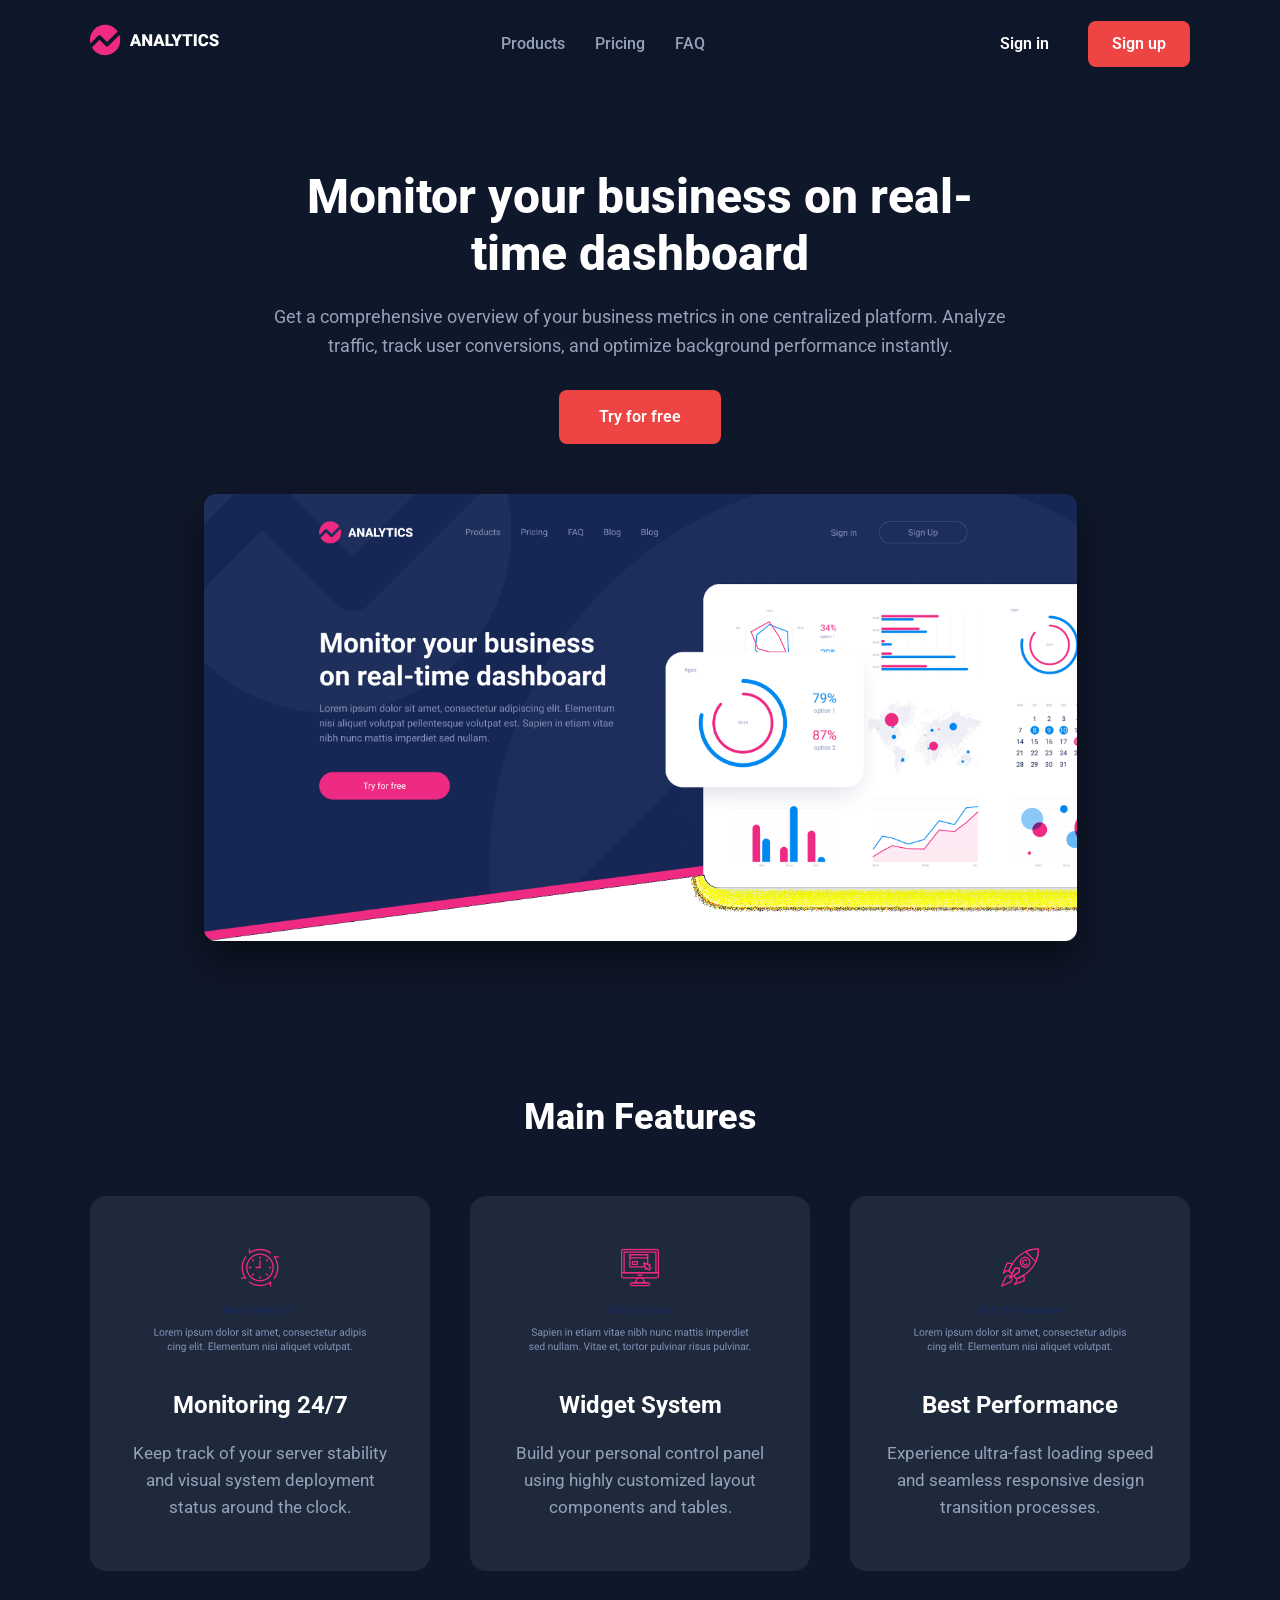
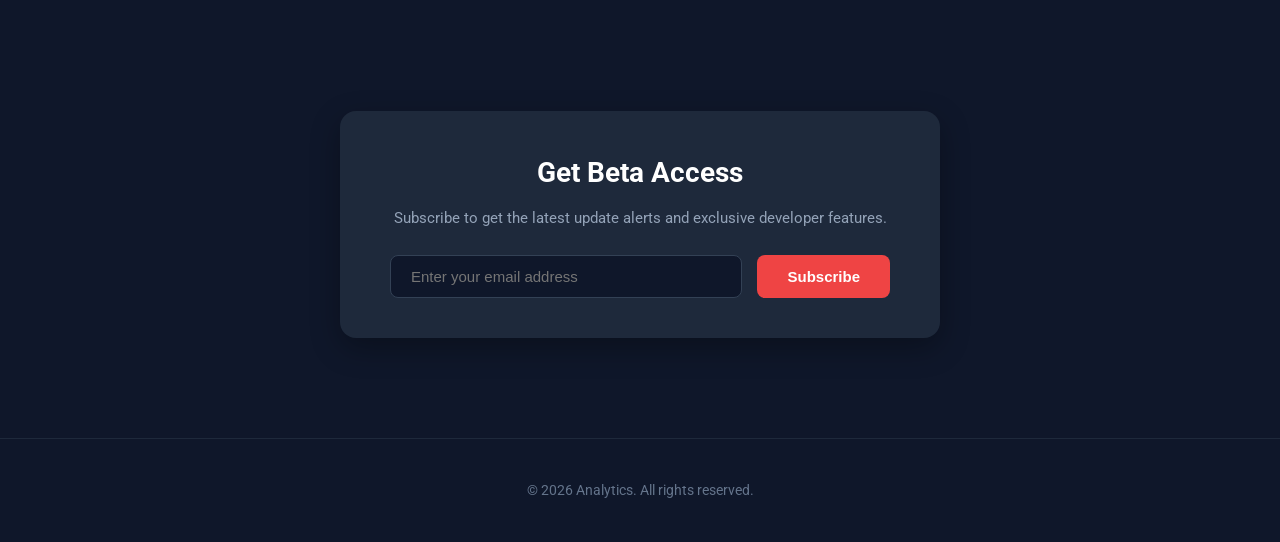
<file: index.html>
<!doctype html>
<html lang="en">
  <head>
    <meta charset="UTF-8" />
    <meta name="viewport" content="width=device-width, initial-scale=1.0" />
    <title>Analytics - Landing Page</title>
    <link rel="stylesheet" href="css/styles.css" />
  </head>
  <body>
    <header class="header">
      <div class="container">
        <a href="index.html" class="logo">
          <img
            src="images/logo.svg"
            alt="Analytics Logo"
            width="140"
            height="40"
          />
        </a>

        <nav class="nav">
          <ul class="nav-list">
            <li><a href="#features">Products</a></li>
            <li><a href="#pricing">Pricing</a></li>
            <li><a href="#faq">FAQ</a></li>
          </ul>
        </nav>

        <div class="header-actions">
          <a href="#" class="btn btn-secondary">Sign in</a>
          <a href="#" class="btn btn-primary">Sign up</a>
        </div>
      </div>
    </header>

    <main>
      <section class="hero section">
        <div class="container">
          <h1 class="hero-title">
            Monitor your business on real-time dashboard
          </h1>
          <p class="hero-text">
            Get a comprehensive overview of your business metrics in one
            centralized platform. Analyze traffic, track user conversions, and
            optimize background performance instantly.
          </p>
          <a href="#" class="btn btn-cta">Try for free</a>

          <div class="hero-image">
            <img
              src="images/hero-dashboard.png"
              alt="Analytics real-time dashboard preview"
              width="873"
              height="555"
            />
          </div>
        </div>
      </section>

      <section id="features" class="features section">
        <div class="container">
          <h2 class="section-title">Main Features</h2>

          <div class="features-grid">
            <div class="feature-card">
              <div class="icon-wrapper">
                <img src="images/icon-monitoring.svg" alt="Monitoring icon" />
              </div>
              <h3>Monitoring 24/7</h3>
              <p>
                Keep track of your server stability and visual system deployment
                status around the clock.
              </p>
            </div>

            <div class="feature-card">
              <div class="icon-wrapper">
                <img src="images/icon-widget.svg" alt="Widget system icon" />
              </div>
              <h3>Widget System</h3>
              <p>
                Build your personal control panel using highly customized layout
                components and tables.
              </p>
            </div>

            <div class="feature-card">
              <div class="icon-wrapper">
                <img src="images/icon-performance.svg" alt="Performance icon" />
              </div>
              <h3>Best Performance</h3>
              <p>
                Experience ultra-fast loading speed and seamless responsive
                design transition processes.
              </p>
            </div>
          </div>
        </div>
      </section>

      <section id="subscribe" class="subscribe section">
        <div class="container">
          <div class="subscribe-box">
            <h2 class="subscribe-title">Get Beta Access</h2>
            <p class="subscribe-text">
              Subscribe to get the latest update alerts and exclusive developer
              features.
            </p>

            <form action="#" method="POST" class="subscribe-form">
              <div class="form-field">
                <label for="user-email" class="visually-hidden"
                  >Your Email</label
                >
                <input
                  type="email"
                  id="user-email"
                  name="subscriber_email"
                  placeholder="Enter your email address"
                  required
                />
              </div>
              <button type="submit" class="btn btn-submit">Subscribe</button>
            </form>
          </div>
        </div>
      </section>
    </main>

    <footer class="footer">
      <div class="container">
        <p class="copyright">&copy; 2026 Analytics. All rights reserved.</p>
      </div>
    </footer>
  </body>
</html>
</file>
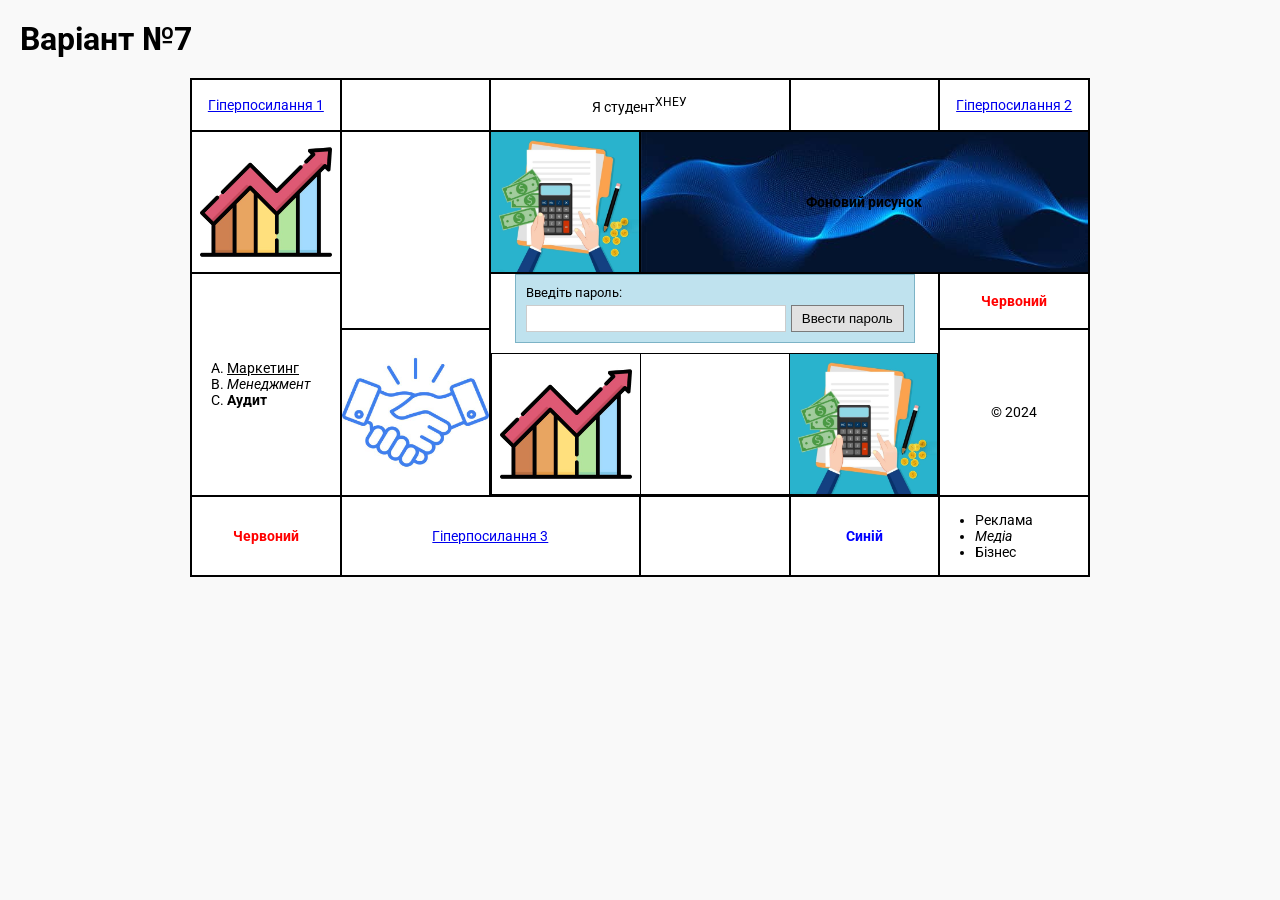
<file: Червинський_7.html>
<!doctype html>
<html lang="uk">
  <head>
    <meta charset="UTF-8" />
    <meta name="viewport" content="width=device-width, initial-scale=1.0" />
    <title>Варіант №7 - Таблиця</title>
    <link rel="stylesheet" href="css/table-styles.css" />
  </head>
  <body class="table-page">
    <h1>Варіант №7</h1>

    <table class="main-table">
      <tr>
        <td><a href="#">Гіперпосилання 1</a></td>
        <td></td>
        <td colspan="2">Я студент<sup>ХНЕУ</sup></td>
        <td></td>
        <td><a href="#">Гіперпосилання 2</a></td>
      </tr>

      <tr>
        <td><img src="images/pic1.jpg" alt="Маркетинг" /></td>
        <td rowspan="2"></td>
        <td><img src="images/pic3.jpg" alt="Аудит" /></td>
        <td colspan="3" class="bg-cell">Фоновий рисунок</td>
      </tr>

      <tr>
        <td rowspan="2">
          <ol type="A">
            <li><u>Маркетинг</u></li>
            <li><i>Менеджмент</i></li>
            <li><b>Аудит</b></li>
          </ol>
        </td>
        <td colspan="3" rowspan="2">
          <div class="center-content">
            <form class="password-form">
              <label for="pass">Введіть пароль:</label>
              <div class="form-group">
                <input type="password" id="pass" name="password" />
                <input type="submit" value="Ввести пароль" />
              </div>
            </form>

            <table class="inner-table">
              <tr>
                <td><img src="images/pic1.jpg" alt="Рисунок 1" /></td>
                <td></td>
                <td><img src="images/pic3.jpg" alt="Рисунок 3" /></td>
              </tr>
            </table>
          </div>
        </td>
        <td class="red-text">Червоний</td>
      </tr>

      <tr>
        <td><img src="images/pic2.jpg" alt="Менеджмент" /></td>
        <td>&copy; 2024</td>
      </tr>

      <tr>
        <td class="red-text">Червоний</td>
        <td colspan="2"><a href="#">Гіперпосилання 3</a></td>
        <td></td>
        <td class="blue-text">Синій</td>
        <td>
          <ul class="square-list">
            <li>Реклама</li>
            <li><i>Медіа</i></li>
            <li>Бізнес</li>
          </ul>
        </td>
      </tr>
    </table>
  </body>
</html>
</file>
<file: css/styles.css>
@import url("https://fonts.googleapis.com/css2?family=Roboto:wght@400;500;700;800&display=swap");

:root {
  --primary-color: #ef4444;
  --primary-hover: #df3333;
  --bg-dark: #0f172a;
  --bg-card: #1e293b;
  --text-main: #94a3b8;
  --text-light: #ffffff;
}

/* 1. СКИДАННЯ СТАНДАРТНИХ НАЛАШТУВАНЬ БРАУЗЕРА */
* {
  margin: 0;
  padding: 0;
  box-sizing: border-box;
}

body {
  font-family: "Roboto", sans-serif;
}

/* ==================== СТИЛІ ДЛЯ ЛЕНДІНГУ (ЛР1) ==================== */
body:not(.table-page) {
  background-color: var(--bg-dark);
  color: var(--text-light);
  line-height: 1.6;
}

.container {
  max-width: 1140px;
  margin: 0 auto;
  padding: 0 20px;
}

/* 2. СТИЛІ ДЛЯ ШАПКИ (HEADER) */
.header {
  padding: 20px 0;
  background-color: rgba(15, 23, 42, 0.9);
  position: sticky;
  top: 0;
  z-index: 100;
}

.header .container {
  display: flex;
  justify-content: space-between;
  align-items: center;
}

.nav-list {
  display: flex;
  list-style: none;
  gap: 30px;
}

.nav-list a {
  color: var(--text-main);
  text-decoration: none;
  font-weight: 500;
  transition: color 0.3s;
}

.nav-list a:hover {
  color: var(--text-light);
}

.header-actions {
  display: flex;
  gap: 15px;
  align-items: center;
}

.btn {
  display: inline-block;
  padding: 10px 24px;
  border-radius: 8px;
  text-decoration: none;
  font-weight: 600;
  transition: all 0.3s;
}

.btn-secondary {
  color: var(--text-light);
}

.btn-secondary:hover {
  color: var(--primary-color);
}

.btn-primary {
  background-color: var(--primary-color);
  color: var(--text-light);
}

.btn-primary:hover {
  background-color: var(--primary-hover);
  transform: translateY(-2px);
}

/* 3. ГОЛОВНИЙ ЕКРАН (HERO SECTION) */
.hero {
  padding: 80px 0 60px 0;
  text-align: center;
}

.hero-title {
  font-size: 48px;
  font-weight: 800;
  max-width: 700px;
  margin: 0 auto 20px auto;
  line-height: 1.2;
}

.hero-text {
  color: var(--text-main);
  font-size: 18px;
  max-width: 750px;
  margin: 0 auto 30px auto;
  text-align: center;
}

.btn-cta {
  display: inline-block;
  background-color: var(--primary-color);
  color: var(--text-light);
  padding: 14px 40px;
  font-size: 16px;
  border-radius: 8px;
  margin-bottom: 50px;
  text-decoration: none;
  font-weight: 600;
  transition:
    background-color 0.3s ease,
    transform 0.2s ease,
    box-shadow 0.3s ease;
}

.btn-cta:hover {
  background-color: var(--primary-hover);
  box-shadow: 0 10px 20px rgba(239, 68, 68, 0.4);
  transform: scale(1.04);
}

.hero-image img {
  max-width: 100%;
  height: auto;
  border-radius: 12px;
  box-shadow: 0 20px 40px rgba(0, 0, 0, 0.5);
}

/* 4. СЕКЦІЯ ПЕРЕВАГ  */
.features {
  padding: 80px 0;
}

.section-title {
  font-size: 36px;
  text-align: center;
  margin-bottom: 50px;
  color: var(--text-light);
  font-weight: 800;
}

.features-grid {
  display: grid !important;
  grid-template-columns: repeat(auto-fit, minmax(300px, 1fr)) !important;
  gap: 40px !important;
}

.feature-card {
  text-align: center !important;
  padding: 50px 30px 50px !important;
  background-color: var(--bg-card) !important;
  border-radius: 16px !important;
  position: relative !important;
  transition:
    transform 0.3s ease,
    box-shadow 0.3s ease !important;
}

.feature-card:hover {
  transform: translateY(-10px) !important;
  box-shadow: 0 20px 35px rgba(0, 0, 0, 0.4) !important;
}

.icon-wrapper {
  width: 110px !important;
  height: 110px !important;
  margin: 0 auto 30px !important;
  display: flex !important;
  align-items: center !important;
  justify-content: center !important;
  position: relative !important;
}

.icon-wrapper img {
  width: 100% !important;
  height: 100% !important;
  object-fit: contain !important;
  transform: scale(2.2);
}

.icon-wrapper::before,
.icon-wrapper::after,
.feature-card::before,
.feature-card::after,
.feature-card h3::before,
.feature-card h3::after,
.feature-card p::before,
.feature-card p::after {
  display: none !important;
  content: "" !important;
  background: none !important;
}

.feature-card h3 {
  font-size: 24px !important;
  font-weight: 700 !important;
  margin-top: 0 !important;
  margin-bottom: 15px !important;
  color: var(--text-light) !important;
}

.feature-card p {
  color: var(--text-main) !important;
  font-size: 17px !important;
  line-height: 1.6 !important;
  font-weight: 400 !important;
}

/* 5. ПІДВАЛ (FOOTER) */
.footer {
  padding: 40px 0;
  border-top: 1px solid var(--bg-card);
  text-align: center;
}

.copyright {
  color: #64748b;
  font-size: 14px;
}

/* 6. СЕКЦІЯ ФОРМИ ПІДПИСКИ */
.subscribe {
  padding: 60px 0 100px 0;
  text-align: center;
}

.subscribe-box {
  background-color: var(--bg-card);
  max-width: 600px;
  margin: 0 auto;
  padding: 40px;
  border-radius: 16px;
  box-shadow: 0 10px 30px rgba(0, 0, 0, 0.3);
}

.subscribe-title {
  font-size: 28px;
  margin-bottom: 10px;
  color: var(--text-light);
}

.subscribe-text {
  color: var(--text-main);
  font-size: 15px;
  margin-bottom: 25px;
}

.subscribe-form {
  display: flex;
  gap: 15px;
  max-width: 500px;
  margin: 0 auto;
}

.form-field {
  flex: 1;
}

.visually-hidden {
  position: absolute;
  width: 1px;
  height: 1px;
  padding: 0;
  margin: -1px;
  overflow: hidden;
  clip: rect(0, 0, 0, 0);
  border: 0;
}

.subscribe-form input[type="email"] {
  width: 100%;
  padding: 12px 20px;
  background-color: var(--bg-dark);
  border: 1px solid #334155;
  border-radius: 8px;
  color: var(--text-light);
  font-size: 15px;
  outline: none;
  transition: border-color 0.3s;
}

.subscribe-form input[type="email"]:focus {
  border-color: var(--primary-color);
}

.btn-submit {
  background-color: var(--primary-color);
  color: var(--text-light);
  border: none;
  border-radius: 8px;
  padding: 0 30px;
  font-size: 15px;
  font-weight: 600;
  cursor: pointer;
  transition: background-color 0.3s;
}

.btn-submit:hover {
  background-color: var(--primary-hover);
}

/* ==================== СТИЛІ ДЛЯ ТАБЛИЦІ (ЛР2) ==================== */
body.table-page {
  padding: 20px;
  background-color: #f9f9f9;
  color: #000000;
}

body.table-page h1 {
  color: #000000;
  margin-bottom: 20px;
  font-family: "Roboto", sans-serif;
}

.main-table {
  border-collapse: collapse;
  width: 100%;
  max-width: 900px;
  background-color: #ffffff;
  margin: 0 auto;
}

.main-table td {
  border: 2px solid #000000;
  padding: 15px;
  text-align: center;
  vertical-align: middle;
  font-size: 14px;
  width: 16.66%;
  color: #000000;
  background-color: #ffffff;
  font-family: "Roboto", sans-serif;
}

.main-table td:has(img) {
  padding: 0;
}

body.table-page .main-table td > img {
  width: 100% !important;
  height: 140px !important;
  display: block !important;
}

body.table-page .main-table td > img[src*="pic1"] {
  object-fit: contain !important;
  padding: 4px !important;
  background-color: #ffffff !important;
}

body.table-page .main-table td > img[src*="pic3"] {
  object-fit: cover !important;
  padding: 0 !important;
}

.bg-cell {
  background-image: url("../images/bg.jpg") !important;
  background-size: cover;
  background-position: center;
  color: #000000 !important;
  font-weight: bold;
}

.red-text {
  color: red !important;
  font-weight: bold;
}

.blue-text {
  color: blue !important;
  font-weight: bold;
}

.password-form {
  background-color: #bfe2ee;
  border: 1px solid #7cb3c6;
  padding: 10px;
  margin: 0 auto 10px;
  max-width: 400px;
  text-align: left;
}

.password-form label {
  display: block;
  font-size: 13px;
  margin-bottom: 5px;
  color: #000000;
}

.form-group {
  display: flex;
  gap: 5px;
}

.form-group input[type="password"] {
  flex: 1;
  padding: 5px;
  border: 1px solid #ccc;
  background-color: #ffffff;
  color: #000000;
}

.form-group input[type="submit"] {
  background-color: #e1e1e1;
  border: 1px solid #7a7a7a;
  padding: 5px 10px;
  cursor: pointer;
  color: #000000;
}

.inner-table {
  width: 100%;
  margin-top: 5px;
  table-layout: fixed;
  border-collapse: collapse;
}

.inner-table td {
  border: 1px solid #000000 !important;
  padding: 0 !important;
  width: 33.33% !important;
  height: 85px !important;
  max-height: 85px !important;
  overflow: hidden;
  background-color: #ffffff !important;
}

.inner-table td img {
  width: 100% !important;
  height: 100% !important;
  object-fit: contain !important;
  padding: 3px !important;
  background-color: #ffffff !important;
  display: block;
}

ol,
.square-list {
  text-align: left;
  padding-left: 20px;
  color: #000000;
}

/* Адаптивність */
@media (max-width: 768px) {
  .subscribe-form {
    flex-direction: column;
  }
  .btn-submit {
    padding: 12px 0;
  }
}
</file>
<file: css/table-styles.css>
@import url("https://fonts.googleapis.com/css2?family=Roboto:wght@400;500;700;800&display=swap");

:root {
  --primary-color: #ef4444;
  --primary-hover: #df3333;
  --bg-dark: #0f172a;
  --bg-card: #1e293b;
  --text-main: #94a3b8;
  --text-light: #ffffff;
}

/* 1. СКИДАННЯ СТАНДАРТНИХ НАЛАШТУВАНЬ БРАУЗЕРА */
* {
  margin: 0;
  padding: 0;
  box-sizing: border-box;
}

body {
  font-family: "Roboto", sans-serif;
}

/* ==================== СТИЛІ ДЛЯ ЛЕНДІНГУ (ЛР1) ==================== */
body:not(.table-page) {
  background-color: var(--bg-dark);
  color: var(--text-light);
  line-height: 1.6;
}

.container {
  max-width: 1140px;
  margin: 0 auto;
  padding: 0 20px;
}

/* 2. СТИЛІ ДЛЯ ШАПКИ (HEADER) */
.header {
  padding: 20px 0;
  background-color: rgba(15, 23, 42, 0.9);
  position: sticky;
  top: 0;
  z-index: 100;
}

.header .container {
  display: flex;
  justify-content: space-between;
  align-items: center;
}

.nav-list {
  display: flex;
  list-style: none;
  gap: 30px;
}

.nav-list a {
  color: var(--text-main);
  text-decoration: none;
  font-weight: 500;
  transition: color 0.3s;
}

.nav-list a:hover {
  color: var(--text-light);
}

.header-actions {
  display: flex;
  gap: 15px;
  align-items: center;
}

.btn {
  display: inline-block;
  padding: 10px 24px;
  border-radius: 8px;
  text-decoration: none;
  font-weight: 600;
  transition: all 0.3s;
}

.btn-secondary {
  color: var(--text-light);
}

.btn-secondary:hover {
  color: var(--primary-color);
}

.btn-primary {
  background-color: var(--primary-color);
  color: var(--text-light);
}

.btn-primary:hover {
  background-color: var(--primary-hover);
  transform: translateY(-2px);
}

/* 3. ГОЛОВНИЙ ЕКРАН (HERO SECTION) */
.hero {
  padding: 80px 0 60px 0;
  text-align: center;
}

.hero-title {
  font-size: 48px;
  font-weight: 800;
  max-width: 700px;
  margin: 0 auto 20px auto;
  line-height: 1.2;
}

.hero-text {
  color: var(--text-main);
  font-size: 18px;
  max-width: 750px;
  margin: 0 auto 30px auto;
  text-align: center;
}

.btn-cta {
  display: inline-block;
  background-color: var(--primary-color);
  color: var(--text-light);
  padding: 14px 40px;
  font-size: 16px;
  border-radius: 8px;
  margin-bottom: 50px;
  text-decoration: none;
  font-weight: 600;
  transition:
    background-color 0.3s ease,
    transform 0.2s ease,
    box-shadow 0.3s ease;
}

.btn-cta:hover {
  background-color: var(--primary-hover);
  box-shadow: 0 10px 20px rgba(239, 68, 68, 0.4);
  transform: scale(1.04);
}

.hero-image img {
  max-width: 100%;
  height: auto;
  border-radius: 12px;
  box-shadow: 0 20px 40px rgba(0, 0, 0, 0.5);
}

/* 4. СЕКЦІЯ ПЕРЕВАГ  */
.features {
  padding: 80px 0;
}

.section-title {
  font-size: 36px;
  text-align: center;
  margin-bottom: 50px;
  color: var(--text-light);
  font-weight: 800;
}

.features-grid {
  display: grid !important;
  grid-template-columns: repeat(auto-fit, minmax(300px, 1fr)) !important;
  gap: 40px !important;
}

.feature-card {
  text-align: center !important;
  padding: 50px 30px 50px !important;
  background-color: var(--bg-card) !important;
  border-radius: 16px !important;
  position: relative !important;
  transition:
    transform 0.3s ease,
    box-shadow 0.3s ease !important;
}

.feature-card:hover {
  transform: translateY(-10px) !important;
  box-shadow: 0 20px 35px rgba(0, 0, 0, 0.4) !important;
}

.icon-wrapper {
  width: 110px !important;
  height: 110px !important;
  margin: 0 auto 30px !important;
  display: flex !important;
  align-items: center !important;
  justify-content: center !important;
  position: relative !important;
}

.icon-wrapper img {
  width: 100% !important;
  height: 100% !important;
  object-fit: contain !important;
  transform: scale(2.2);
}

.icon-wrapper::before,
.icon-wrapper::after,
.feature-card::before,
.feature-card::after,
.feature-card h3::before,
.feature-card h3::after,
.feature-card p::before,
.feature-card p::after {
  display: none !important;
  content: "" !important;
  background: none !important;
}

.feature-card h3 {
  font-size: 24px !important;
  font-weight: 700 !important;
  margin-top: 0 !important;
  margin-bottom: 15px !important;
  color: var(--text-light) !important;
}

.feature-card p {
  color: var(--text-main) !important;
  font-size: 17px !important;
  line-height: 1.6 !important;
  font-weight: 400 !important;
}

/* 5. ПІДВАЛ (FOOTER) */
.footer {
  padding: 40px 0;
  border-top: 1px solid var(--bg-card);
  text-align: center;
}

.copyright {
  color: #64748b;
  font-size: 14px;
}

/* 6. СЕКЦІЯ ФОРМИ ПІДПИСКИ */
.subscribe {
  padding: 60px 0 100px 0;
  text-align: center;
}

.subscribe-box {
  background-color: var(--bg-card);
  max-width: 600px;
  margin: 0 auto;
  padding: 40px;
  border-radius: 16px;
  box-shadow: 0 10px 30px rgba(0, 0, 0, 0.3);
}

.subscribe-title {
  font-size: 28px;
  margin-bottom: 10px;
  color: var(--text-light);
}

.subscribe-text {
  color: var(--text-main);
  font-size: 15px;
  margin-bottom: 25px;
}

.subscribe-form {
  display: flex;
  gap: 15px;
  max-width: 500px;
  margin: 0 auto;
}

.form-field {
  flex: 1;
}

.visually-hidden {
  position: absolute;
  width: 1px;
  height: 1px;
  padding: 0;
  margin: -1px;
  overflow: hidden;
  clip: rect(0, 0, 0, 0);
  border: 0;
}

.subscribe-form input[type="email"] {
  width: 100%;
  padding: 12px 20px;
  background-color: var(--bg-dark);
  border: 1px solid #334155;
  border-radius: 8px;
  color: var(--text-light);
  font-size: 15px;
  outline: none;
  transition: border-color 0.3s;
}

.subscribe-form input[type="email"]:focus {
  border-color: var(--primary-color);
}

.btn-submit {
  background-color: var(--primary-color);
  color: var(--text-light);
  border: none;
  border-radius: 8px;
  padding: 0 30px;
  font-size: 15px;
  font-weight: 600;
  cursor: pointer;
  transition: background-color 0.3s;
}

.btn-submit:hover {
  background-color: var(--primary-hover);
}

/* ==================== СТИЛІ ДЛЯ ТАБЛИЦІ (ЛР2) ==================== */
body.table-page {
  padding: 20px;
  background-color: #f9f9f9;
  color: #000000;
}

body.table-page h1 {
  color: #000000;
  margin-bottom: 20px;
  font-family: "Roboto", sans-serif;
}

.main-table {
  border-collapse: collapse;
  width: 100%;
  max-width: 900px;
  background-color: #ffffff;
  margin: 0 auto;
}

.main-table td {
  border: 2px solid #000000;
  padding: 15px;
  text-align: center;
  vertical-align: middle;
  font-size: 14px;
  width: 16.66%;
  color: #000000;
  background-color: #ffffff;
  font-family: "Roboto", sans-serif;
}

.main-table td:has(img) {
  padding: 0;
}

body.table-page .main-table td > img {
  width: 100% !important;
  height: 140px !important;
  display: block !important;
}

body.table-page .main-table td > img[src*="pic1"] {
  object-fit: contain !important;
  padding: 4px !important;
  background-color: #ffffff !important;
}

body.table-page .main-table td > img[src*="pic3"] {
  object-fit: cover !important;
  padding: 0 !important;
}

.bg-cell {
  background-image: url("../images/bg.jpg") !important;
  background-size: cover;
  background-position: center;
  color: #000000 !important;
  font-weight: bold;
}

.red-text {
  color: red !important;
  font-weight: bold;
}

.blue-text {
  color: blue !important;
  font-weight: bold;
}

.password-form {
  background-color: #bfe2ee;
  border: 1px solid #7cb3c6;
  padding: 10px;
  margin: 0 auto 10px;
  max-width: 400px;
  text-align: left;
}

.password-form label {
  display: block;
  font-size: 13px;
  margin-bottom: 5px;
  color: #000000;
}

.form-group {
  display: flex;
  gap: 5px;
}

.form-group input[type="password"] {
  flex: 1;
  padding: 5px;
  border: 1px solid #ccc;
  background-color: #ffffff;
  color: #000000;
}

.form-group input[type="submit"] {
  background-color: #e1e1e1;
  border: 1px solid #7a7a7a;
  padding: 5px 10px;
  cursor: pointer;
  color: #000000;
}

.inner-table {
  width: 100%;
  margin-top: 5px;
  table-layout: fixed;
  border-collapse: collapse;
}

.inner-table td {
  border: 1px solid #000000 !important;
  padding: 0 !important;
  width: 33.33% !important;
  height: 85px !important;
  max-height: 85px !important;
  overflow: hidden;
  background-color: #ffffff !important;
}

.inner-table td img {
  width: 100% !important;
  height: 100% !important;
  object-fit: contain !important;
  padding: 3px !important;
  background-color: #ffffff !important;
  display: block;
}

ol,
.square-list {
  text-align: left;
  padding-left: 20px;
  color: #000000;
}

/* Адаптивність */
@media (max-width: 768px) {
  .subscribe-form {
    flex-direction: column;
  }
  .btn-submit {
    padding: 12px 0;
  }
}
</file>
